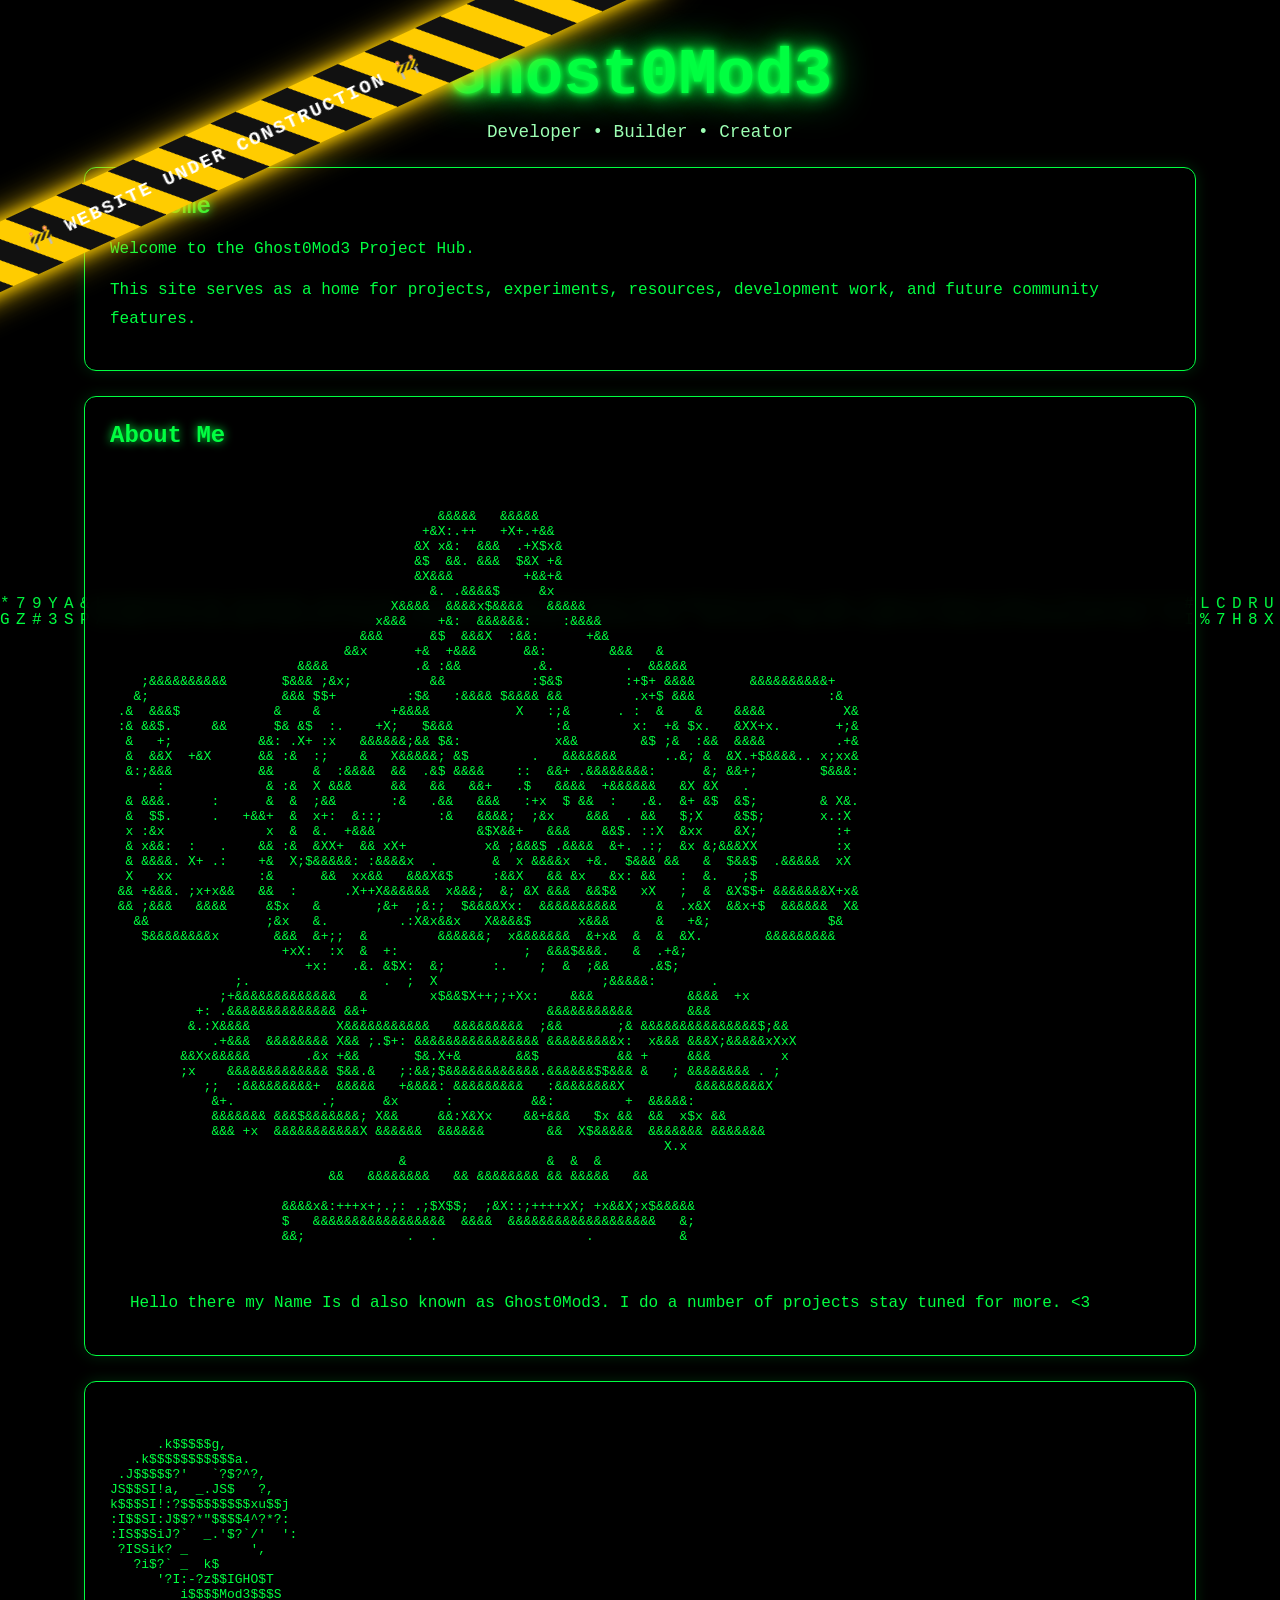
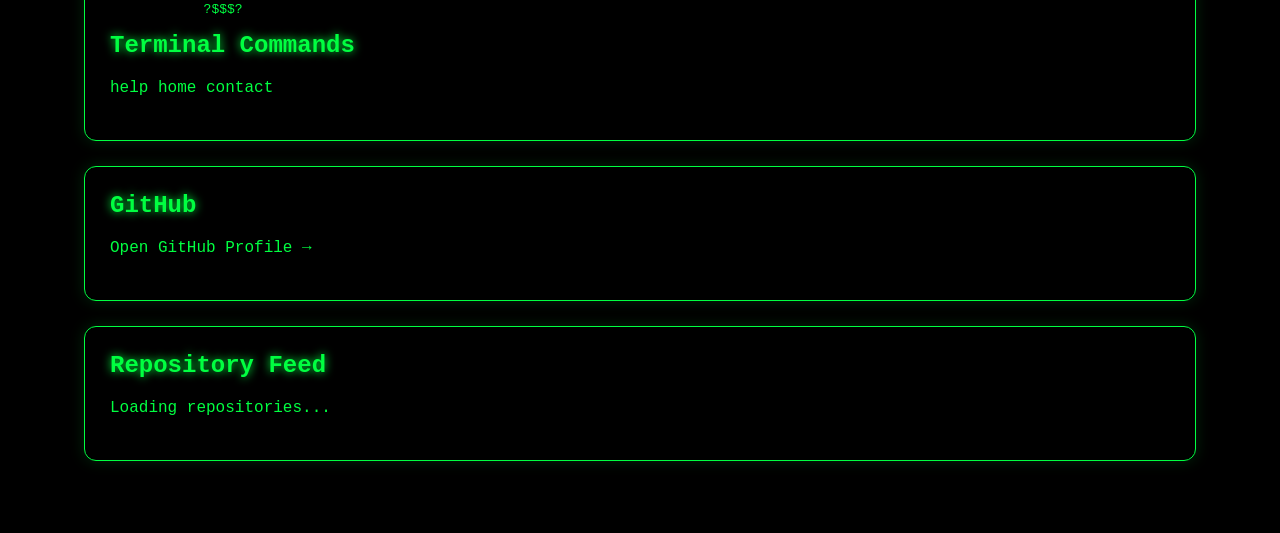
<file: index.html>
<!DOCTYPE html>
<html lang="en">
<head>
    <meta charset="UTF-8">
    <meta name="viewport" content="width=device-width, initial-scale=1.0">
    <title>Ghost0Mod3</title>

    <link rel="stylesheet" href="style.css">
</head>
<body>

    <canvas id="matrix"></canvas>

    <a href="terminal.html" id="terminal-entry">

        <div id="construction-banner">
            🚧 WEBSITE UNDER CONSTRUCTION 🚧
        </div>

    </a>

    <div class="container">

        <header>
            <h1>Ghost0Mod3</h1>
            <p>Developer • Builder • Creator</p>
        </header>

    
        <div class="content-box">

            <h2>Welcome</h2>

            <p>
                Welcome to the Ghost0Mod3 Project Hub.
            </p>

            <p>
                This site serves as a home for projects,
                experiments, resources, development work,
                and future community features.
            </p>

        </div>

        <div class="content-box">

            <h2>About Me</h2>
           
<div class="ascii-logo">
<pre> 
                
                                                                                                  
                                          &&&&&   &&&&&                                          
                                        +&X:.++   +X+.+&&                                        
                                       &X x&:  &&&  .+X$x&                                       
                                       &$  &&. &&&  $&X +&                                       
                                       &X&&&         +&&+&                                       
                                         &. .&&&&$     &x                                        
                                    X&&&&  &&&&x$&&&&   &&&&&                                    
                                  x&&&    +&:  &&&&&&:    :&&&&                                  
                                &&&      &$  &&&X  :&&:      +&&                                 
                              &&x      +&  +&&&      &&:        &&&   &                          
                        &&&&           .& :&&         .&.         .  &&&&&                       
    ;&&&&&&&&&&       $&&& ;&x;          &&           :$&$        :+$+ &&&&       &&&&&&&&&&+    
   &;                 &&& $$+         :$&   :&&&& $&&&& &&         .x+$ &&&                 :&   
 .&  &&&$            &    &         +&&&&           X   :;&      . :  &    &    &&&&          X& 
 :& &&$.     &&      $& &$  :.    +X;   $&&&             :&        x:  +& $x.   &XX+x.       +;& 
  &   +;           &&: .X+ :x   &&&&&&;&& $&:            x&&        &$ ;&  :&&  &&&&         .+& 
  &  &&X  +&X      && :&  :;    &   X&&&&&; &$        .   &&&&&&&      ..&; &  &X.+$&&&&.. x;xx& 
  &:;&&&           &&     &  :&&&&  &&  .&$ &&&&    ::  &&+ .&&&&&&&&:      &; &&+;        $&&&: 
      :             & :&  X &&&     &&   &&   &&+   .$   &&&&  +&&&&&&   &X &X   .               
  & &&&.     :      &  &  ;&&       :&   .&&   &&&   :+x  $ &&  :   .&.  &+ &$  &$;        & X&. 
  &  $$.     .   +&&+  &  x+:  &::;       :&   &&&&;  ;&x    &&&  . &&   $;X    &$$;       x.:X  
  x :&x             x  &  &.  +&&&             &$X&&+   &&&    &&$. ::X  &xx    &X;          :+  
  & x&&:  :   .    && :&  &XX+  && xX+          x& ;&&&$ .&&&&  &+. .:;  &x &;&&&XX          :x  
  & &&&&. X+ .:    +&  X;$&&&&&: :&&&&x  .       &  x &&&&x  +&.  $&&& &&   &  $&&$  .&&&&&  xX  
  X   xx           :&      &&  xx&&   &&&X&$     :&&X   && &x   &x: &&   :  &.   ;$              
 && +&&&. ;x+x&&   &&  :      .X++X&&&&&&  x&&&;  &; &X &&&  &&$&   xX   ;  &  &X$$+ &&&&&&&X+x& 
 && ;&&&   &&&&     &$x   &       ;&+  ;&:;  $&&&&Xx:  &&&&&&&&&&     &  .x&X  &&x+$  &&&&&&  X& 
   &&               ;&x   &.         .:X&x&&x   X&&&&$      x&&&      &   +&;               $&   
    $&&&&&&&&x       &&&  &+;;  &         &&&&&&;  x&&&&&&&  &+x&  &  &  &X.        &&&&&&&&&    
                      +xX:  :x  &  +:                ;  &&&$&&&.   &  .+&;                       
                         +x:   .&. &$X:  &;      :.    ;  &  ;&&     .&$;                        
                ;.                 .  ;  X                     ;&&&&&:       .                   
              ;+&&&&&&&&&&&&&   &        x$&&$X++;;+Xx:    &&&            &&&&  +x               
           +: .&&&&&&&&&&&&&& &&+                       &&&&&&&&&&&       &&&                    
          &.:X&&&&           X&&&&&&&&&&&   &&&&&&&&&  ;&&       ;& &&&&&&&&&&&&&&&$;&&          
             .+&&&  &&&&&&&& X&& ;.$+: &&&&&&&&&&&&&&&& &&&&&&&&&x:  x&&& &&&X;&&&&&xXxX         
         &&Xx&&&&&       .&x +&&       $&.X+&       &&$          && +     &&&         x          
         ;x    &&&&&&&&&&&&& $&&.&   ;:&&;$&&&&&&&&&&&&.&&&&&&$$&&& &   ; &&&&&&&& . ;           
            ;;  :&&&&&&&&&+  &&&&&   +&&&&: &&&&&&&&&   :&&&&&&&&X         &&&&&&&&&X            
             &+.           .;      &x      :          &&:         +  &&&&&:                      
             &&&&&&& &&&$&&&&&&&; X&&     &&:X&Xx    &&+&&&   $x &&  &&  x$x &&                  
             &&& +x  &&&&&&&&&&&X &&&&&&  &&&&&&        &&  X$&&&&&  &&&&&&& &&&&&&&             
                                                                       X.x                       
                                     &                  &  &  &                                  
                            &&   &&&&&&&&   && &&&&&&&& && &&&&&   &&                            
                                                                                                 
                      &&&&x&:+++x+;.;: .;$X$$;  ;&X::;++++xX; +x&&X;x$&&&&&                      
                      $   &&&&&&&&&&&&&&&&&  &&&&  &&&&&&&&&&&&&&&&&&&   &;                      
                      &&;             .  .                   .           &                       
                                                                                                 
                                                                                                 
                                                                                                 
</pre>
</div>                                                             
                                                                                                       
                                                                                                       
            <ul>
                  <p>
                Hello there my Name Is d also known as Ghost0Mod3.
                I do a number of projects stay tuned for more. <3
            </p>
            </ul>

        </div>

        <div class="content-box">
<div class="ascii-logo">
<pre> 
                
      .k$$$$$g,
   .k$$$$$$$$$$$a.
 .J$$$$$?'   `?$?^?,
JS$$SI!a,  _.JS$   ?,
k$$$SI!:?$$$$$$$$$xu$$j
:I$$SI:J$$?*"$$$$4^?*?:
:IS$$SiJ?`  _.'$?`/'  ':
 ?ISSik? _        ',
   ?i$?` _  k$      
      '?I:-?z$$IGHO$T
         i$$$$Mod3$$$S
            ?$$$?

</pre>
</div>
            <h2>Terminal Commands</h2>

            <p>
                help
                home
                contact
            </p>

            <p>
         

        </div>

        <div class="content-box">

            <h2>GitHub</h2>

            <p>

                <a href="https://github.com/Ghost0Mod3"
                   target="_blank"
                   rel="noopener noreferrer">

                    Open GitHub Profile →

                </a>

            </p>

        </div>

        <div class="content-box">

            <h2>Repository Feed</h2>

            <div id="repo-container">

                <p>
                    Loading repositories...
                </p>

            </div>

        </div>

    </div>

    <script src="matrix.js"></script>

</body>
</html>
</file>
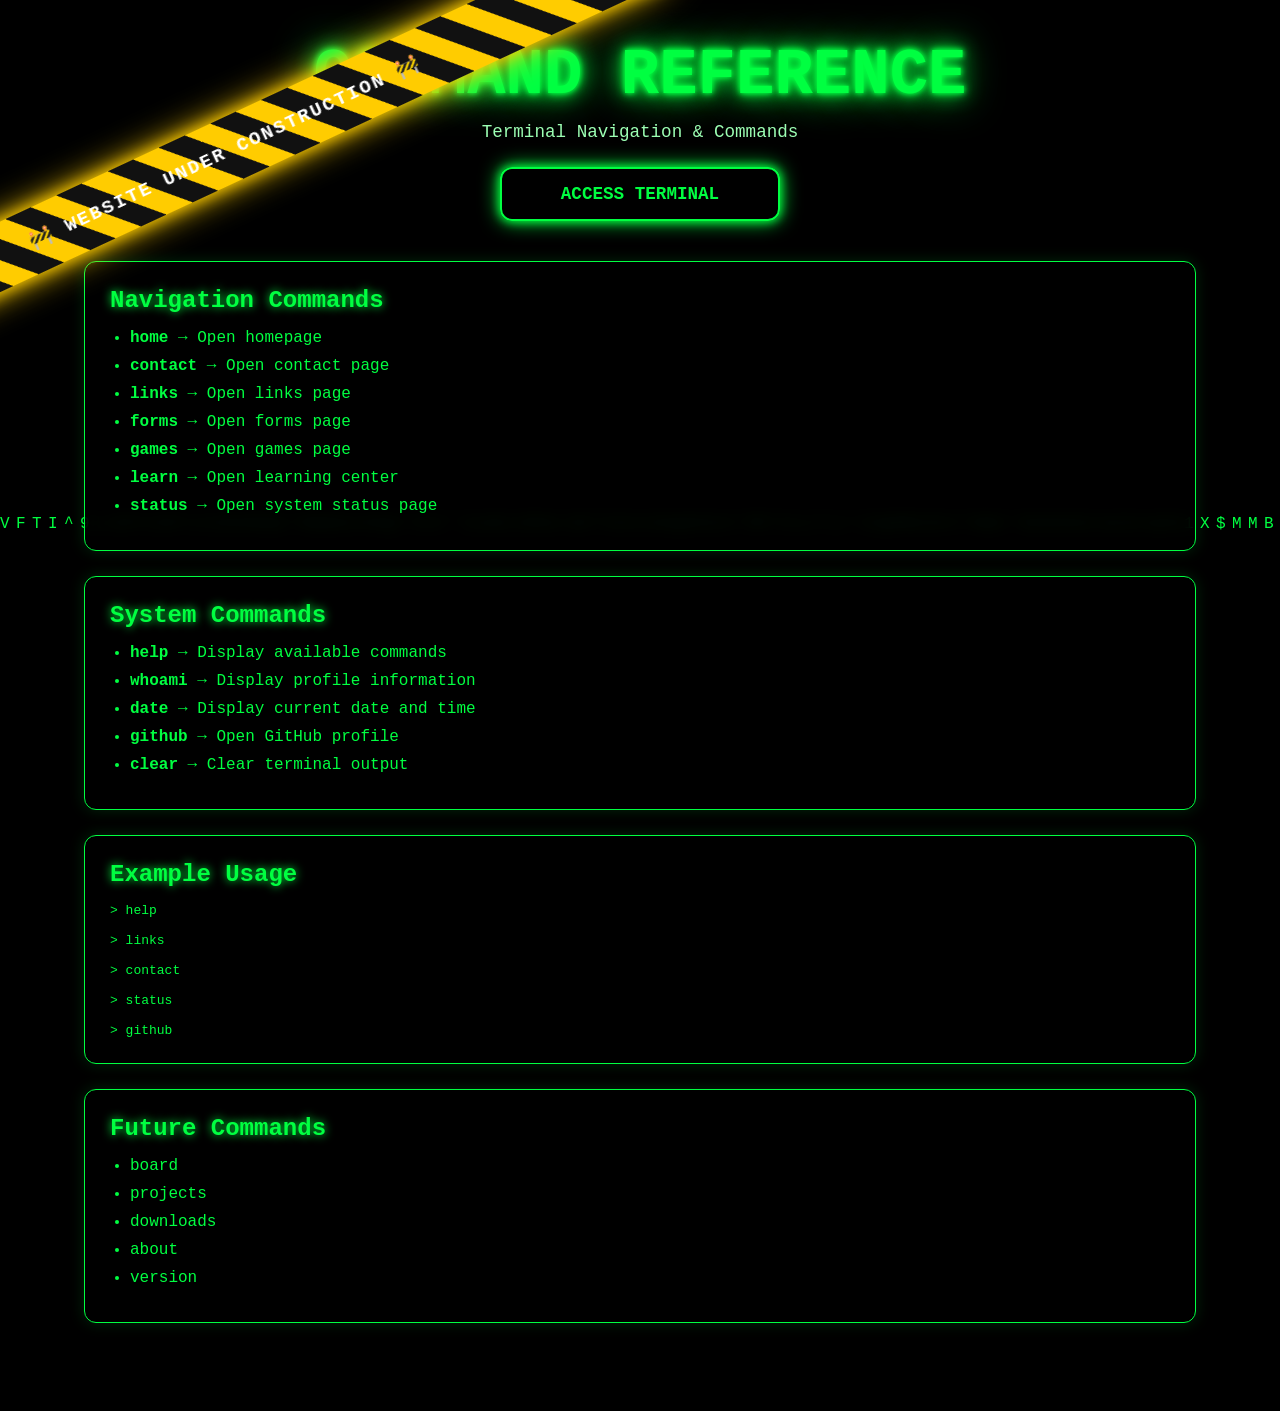
<file: commands.html>
<!DOCTYPE html>
<html lang="en">
<head>
    <meta charset="UTF-8">
    <meta name="viewport" content="width=device-width, initial-scale=1.0">
    <title>Command Reference | Ghost0Mod3</title>

    <link rel="stylesheet" href="style.css">
</head>
<body>

    <canvas id="matrix"></canvas>

    <a href="terminal.html" id="terminal-entry">

        <div id="construction-banner">
            🚧 WEBSITE UNDER CONSTRUCTION 🚧
        </div>

    </a>

    <div class="container">

        <header>
            <h1>COMMAND REFERENCE</h1>
            <p>Terminal Navigation & Commands</p>
        </header>

        <nav class="main-nav">

            <a href="terminal.html">
                ACCESS TERMINAL
            </a>

        </nav>

        <div class="content-box">

            <h2>Navigation Commands</h2>

            <ul>
                <li><strong>home</strong> → Open homepage</li>
                <li><strong>contact</strong> → Open contact page</li>
                <li><strong>links</strong> → Open links page</li>
                <li><strong>forms</strong> → Open forms page</li>
                <li><strong>games</strong> → Open games page</li>
                <li><strong>learn</strong> → Open learning center</li>
                <li><strong>status</strong> → Open system status page</li>
            </ul>

        </div>

        <div class="content-box">

            <h2>System Commands</h2>

            <ul>
                <li><strong>help</strong> → Display available commands</li>
                <li><strong>whoami</strong> → Display profile information</li>
                <li><strong>date</strong> → Display current date and time</li>
                <li><strong>github</strong> → Open GitHub profile</li>
                <li><strong>clear</strong> → Clear terminal output</li>
            </ul>

        </div>

        <div class="content-box">

            <h2>Example Usage</h2>

<pre>
> help

> links

> contact

> status

> github
</pre>

        </div>

        <div class="content-box">

            <h2>Future Commands</h2>

            <ul>
                <li>board</li>
                <li>projects</li>
                <li>downloads</li>
                <li>about</li>
                <li>version</li>
            </ul>

        </div>

    </div>

    <script src="matrix.js"></script>

</body>
</html>
</file>
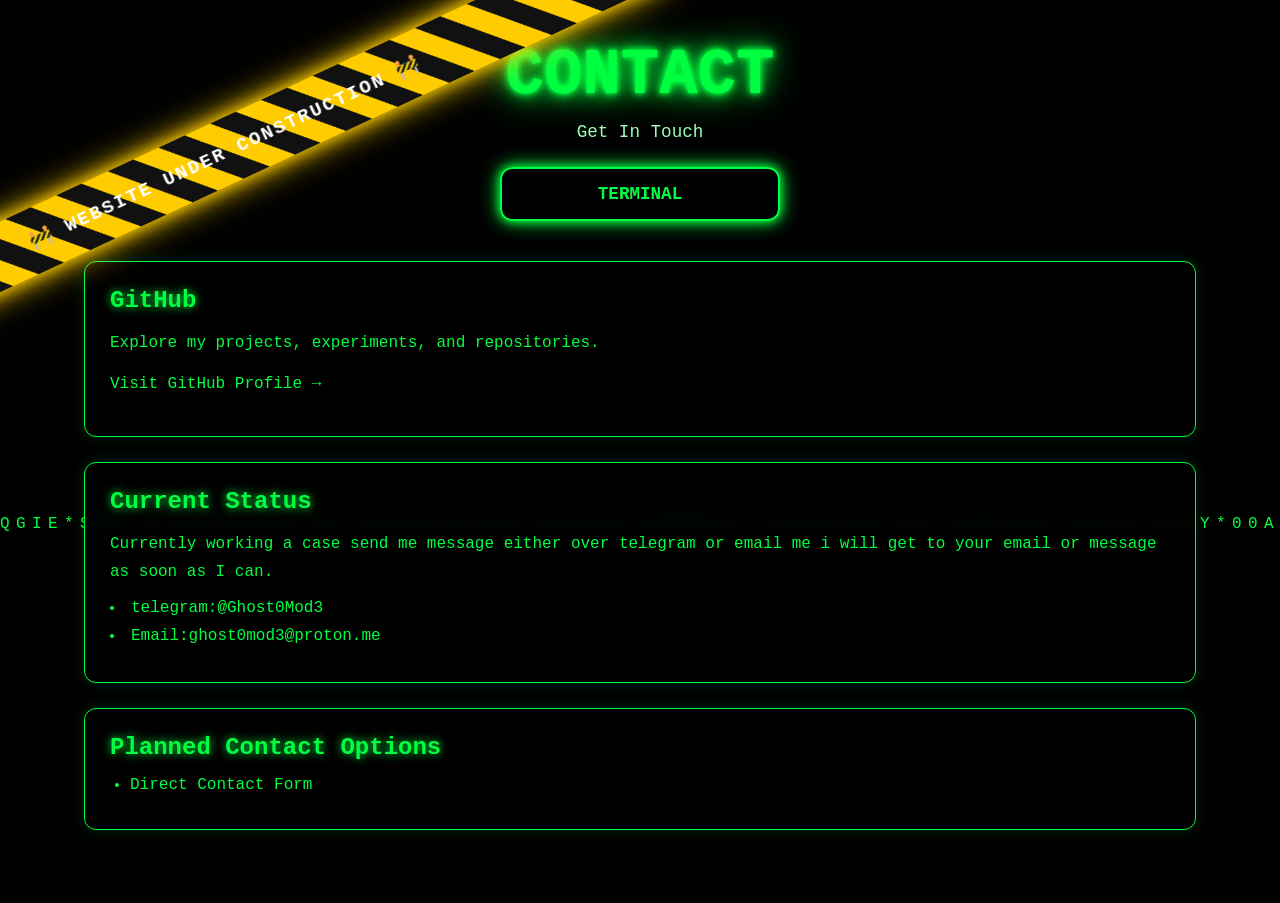
<file: contact.html>
<!DOCTYPE html>
<html lang="en">
<head>
    <meta charset="UTF-8">
    <meta name="viewport" content="width=device-width, initial-scale=1.0">
    <title>Contact | Ghost0Mod3</title>

    <link rel="stylesheet" href="style.css">
</head>
<body>

    <canvas id="matrix"></canvas>

    <div id="construction-banner">
        🚧 WEBSITE UNDER CONSTRUCTION 🚧
    </div>

    <div class="container">

        <header>
            <h1>CONTACT</h1>
            <p>Get In Touch</p>
        </header>

        <nav class="main-nav">
            
            <a href="terminal.html">TERMINAL</a>
            
        </nav>

        <div class="content-box">

            <h2>GitHub</h2>

            <p>
                Explore my projects, experiments, and repositories.
            </p>

            <p>
                <a href="https://github.com/Ghost0Mod3"
                   target="_blank"
                   rel="noopener noreferrer">

                    Visit GitHub Profile →

                </a>
            </p>

        </div>

        <div class="content-box">

            <h2>Current Status</h2>

            <p>
                Currently working a case send me message either over telegram 
                or email me i will get to your email or message as soon as I can.
            </p>

            <li>telegram:@Ghost0Mod3</li>
            <li>Email:ghost0mod3@proton.me</li>
                
                
            </p>
        
        </div>

        <div class="content-box">

            <h2>Planned Contact Options</h2>

            <ul>
                <li>Direct Contact Form</li>
            </ul>

        </div>

    </div>

    <script src="matrix.js"></script>

</body>
</html>
</file>
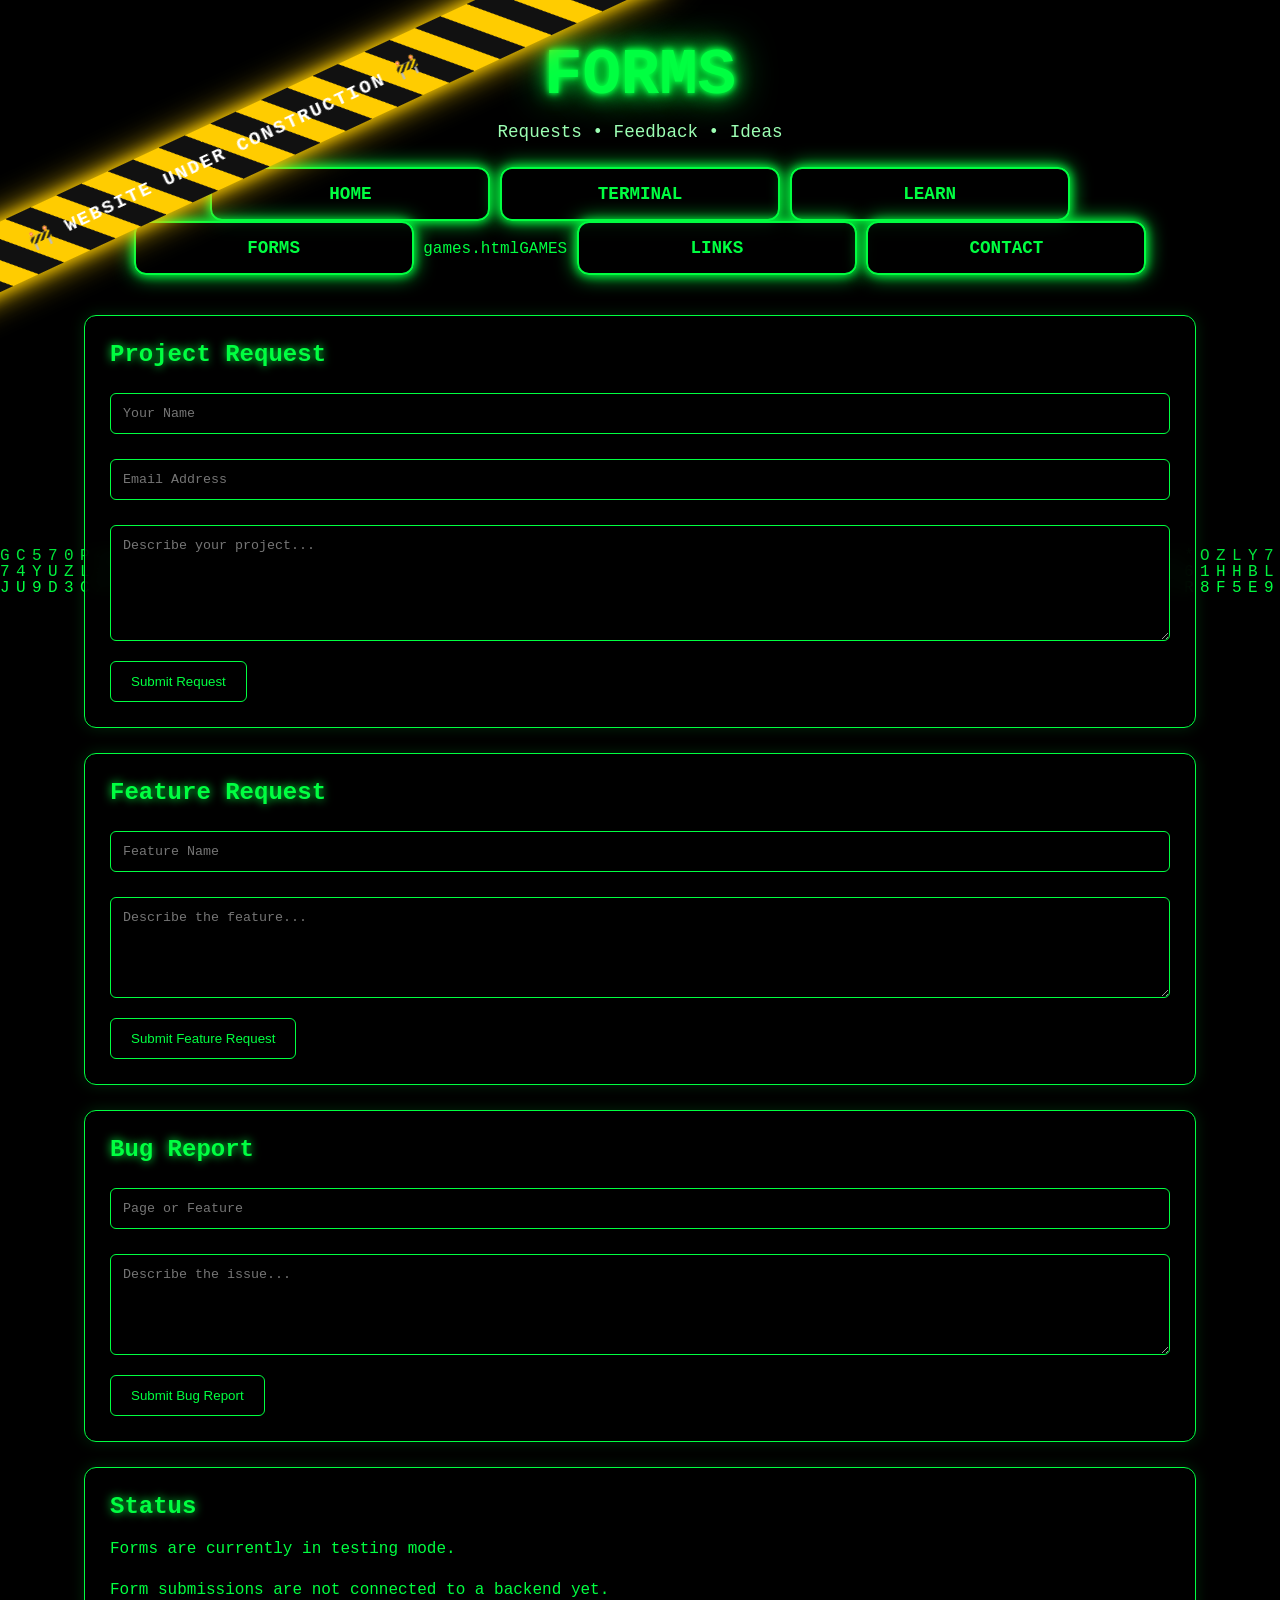
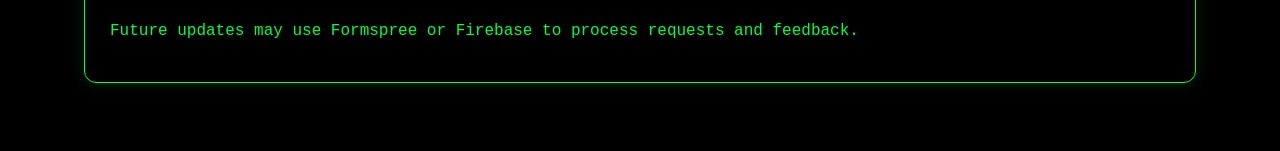
<file: forms.html>
<!DOCTYPE html>
<html lang="en">
<head>
    <meta charset="UTF-8">
    <meta name="viewport" content="width=device-width, initial-scale=1.0">
    <title>Forms | Ghost0Mod3</title>

    <link rel="stylesheet" href="style.css">
</head>
<body>

    <canvas id="matrix"></canvas>

    <div id="construction-banner">
        🚧 WEBSITE UNDER CONSTRUCTION 🚧
    </div>

    <div class="container">

        <header>
            <h1>FORMS</h1>
            <p>Requests • Feedback • Ideas</p>
        </header>

        <nav class="main-nav">

            <a href="index.html">HOME</a>

            <a href="terminal.html">TERMINAL</a>

            <a href="learn.html">LEARN</a>

            <a href="forms.html">FORMS</a>

            games.htmlGAMES</a>

            <a href="links.html">LINKS</a>

            <a href="contact.html">CONTACT</a>

        </nav>

        <div class="content-box">

            <h2>Project Request</h2>

            <form>

                <input
                    type="text"
                    placeholder="Your Name"
                    required
                >

                <input
                    type="email"
                    placeholder="Email Address"
                    required
                >

                <textarea
                    rows="6"
                    placeholder="Describe your project..."
                    required
                ></textarea>

                <button type="submit">
                    Submit Request
                </button>

            </form>

        </div>

        <div class="content-box">

            <h2>Feature Request</h2>

            <form>

                <input
                    type="text"
                    placeholder="Feature Name"
                    required
                >

                <textarea
                    rows="5"
                    placeholder="Describe the feature..."
                    required
                ></textarea>

                <button type="submit">
                    Submit Feature Request
                </button>

            </form>

        </div>

        <div class="content-box">

            <h2>Bug Report</h2>

            <form>

                <input
                    type="text"
                    placeholder="Page or Feature"
                    required
                >

                <textarea
                    rows="5"
                    placeholder="Describe the issue..."
                    required
                ></textarea>

                <button type="submit">
                    Submit Bug Report
                </button>

            </form>

        </div>

        <div class="content-box">

            <h2>Status</h2>

            <p>
                Forms are currently in testing mode.
            </p>

            <p>
                Form submissions are not connected to a backend yet.
            </p>

            <p>
                Future updates may use Formspree or Firebase to
                process requests and feedback.
            </p>

        </div>

    </div>

    <script src="matrix.js"></script>

</body>
</html>
</file>
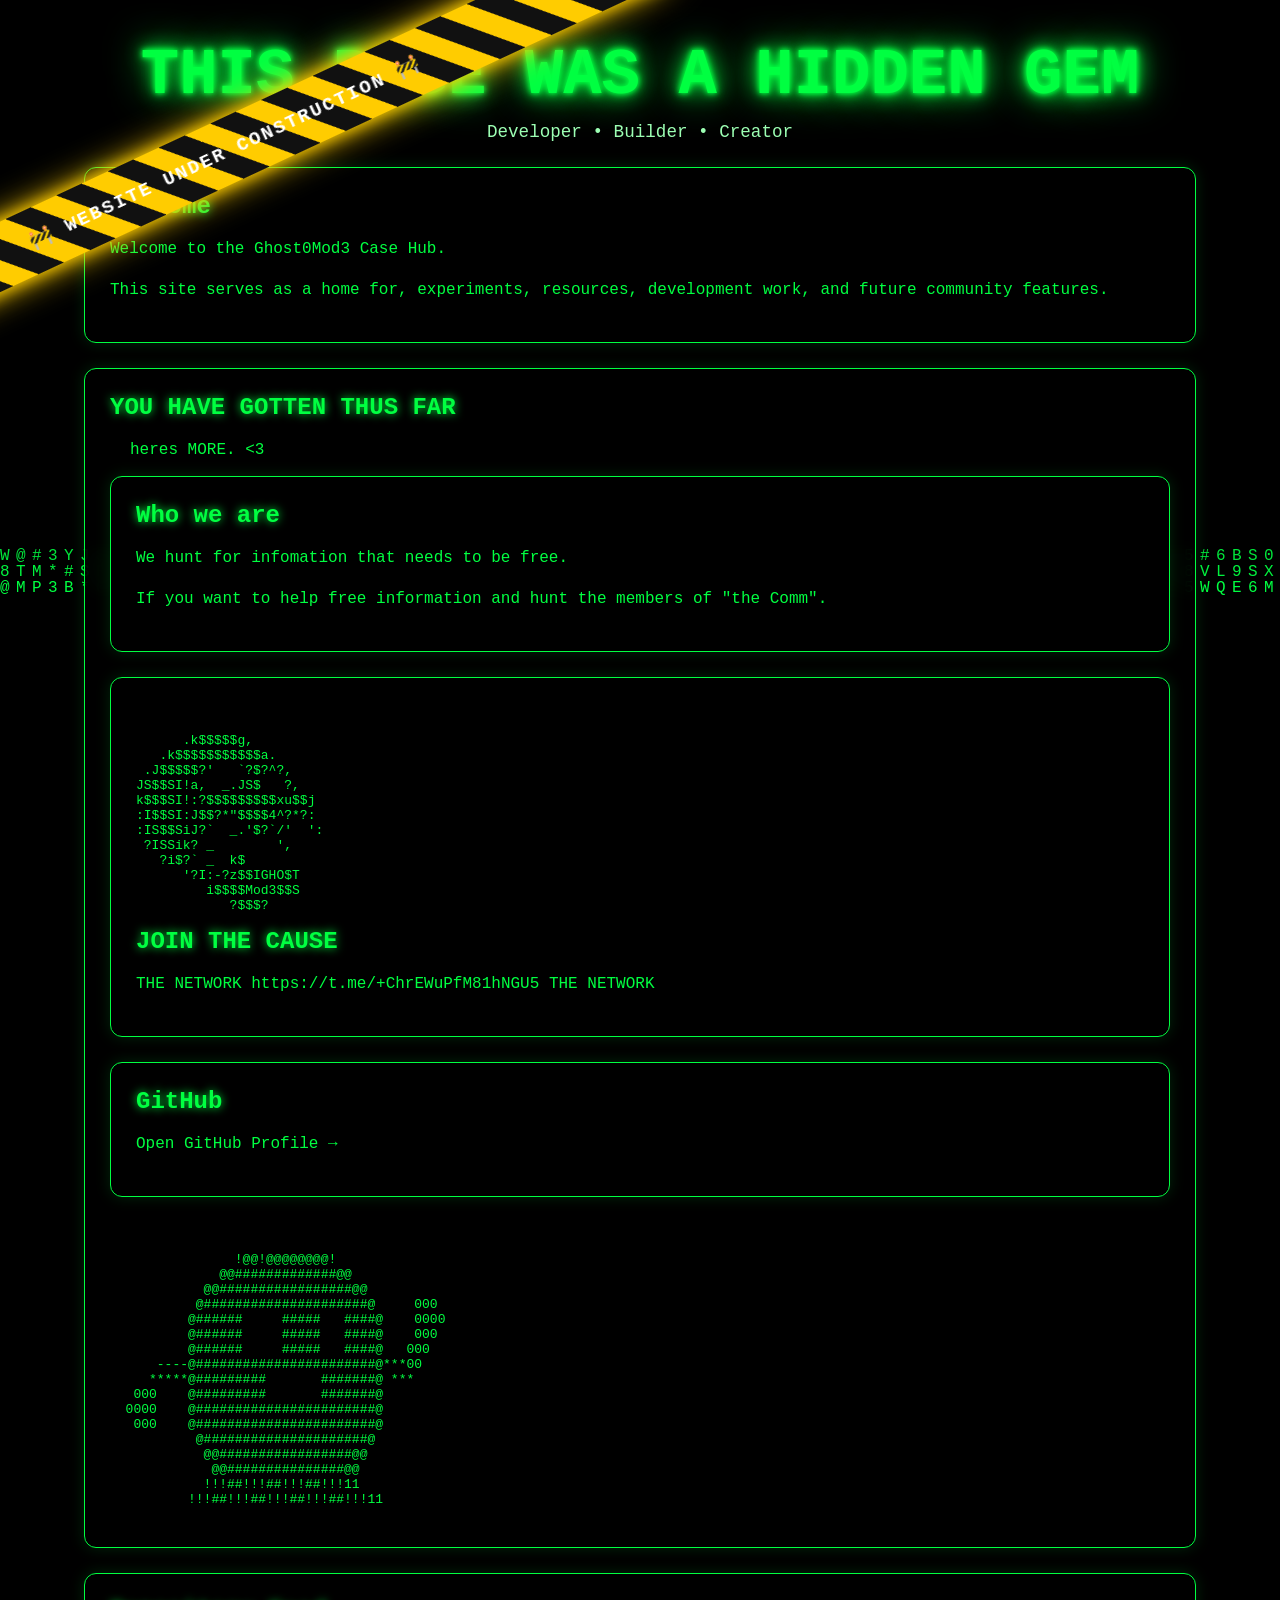
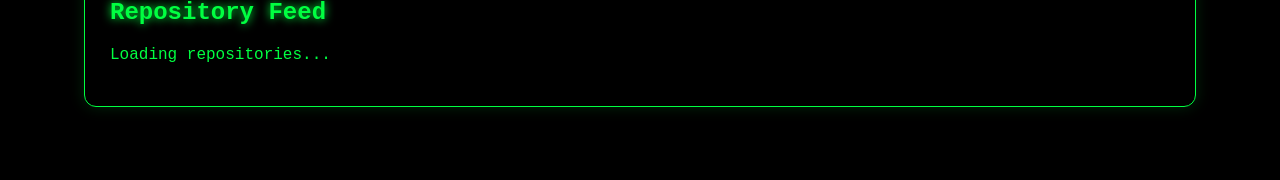
<file: games.html>
<!DOCTYPE html>
<html lang="en">
<head>
    <meta charset="UTF-8">
    <meta name="viewport" content="width=device-width, initial-scale=1.0">
    <title>Ghost0Mod3</title>

    <link rel="stylesheet" href="style.css">
</head>
<body>

    <canvas id="matrix"></canvas>

    <a href="terminal.html" id="terminal-entry">

        <div id="construction-banner">
            🚧 WEBSITE UNDER CONSTRUCTION 🚧
        </div>

    </a>

    <div class="container">

        <header>
            <h1>THIS PAGE WAS A HIDDEN GEM</h1>       
            <p>Developer • Builder • Creator</p>
        </header>

    
        <div class="content-box">

            <h2>Welcome</h2>

            <p>
                Welcome to the Ghost0Mod3 Case Hub.
            </p>

            <p>
                This site serves as a home for,
                experiments, resources, development work,
                and future community features.
            </p>

        </div>

        <div class="content-box">
<div class="ascii-logo">

            <h2>YOU HAVE GOTTEN THUS FAR</h2>

            <ul>
                  <p>
                heres MORE. <3
            </p>
            </ul>

        </div>
             <div class="content-box">

            <h2>Who we are</h2>

            <p>
                We hunt for infomation that needs to be free.
            </p>

            <p>
                If you want to help free information and hunt the members of "the Comm".
            </p>

        </div>

        <div class="content-box">
<div class="ascii-logo">
<pre> 
                
      .k$$$$$g,
   .k$$$$$$$$$$$a.
 .J$$$$$?'   `?$?^?,
JS$$SI!a,  _.JS$   ?,
k$$$SI!:?$$$$$$$$$xu$$j
:I$$SI:J$$?*"$$$$4^?*?:
:IS$$SiJ?`  _.'$?`/'  ':
 ?ISSik? _        ',
   ?i$?` _  k$      
      '?I:-?z$$IGHO$T
         i$$$$Mod3$$S
            ?$$$?

</pre>
</div>
            <h2>JOIN THE CAUSE</h2>

            <p>
                <L>THE NETWORK</L>
              <L>https://t.me/+ChrEWuPfM81hNGU5</L>   
                <L>THE NETWORK</L>
                
                
            </p>

            <p>
         

        </div>

        <div class="content-box">

            <h2>GitHub</h2>

            <p>

                <a href="https://github.com/Ghost0Mod3"
                   target="_blank"
                   rel="noopener noreferrer">

                    Open GitHub Profile →

                </a>

            </p>

        </div>
          <pre> 
                
                !@@!@@@@@@@@!
              @@#############@@
            @@#################@@
           @#####################@     000
          @######     #####   ####@    0000
          @######     #####   ####@    000
          @######     #####   ####@   000
      ----@#######################@***00
     *****@#########       #######@ ***
   000    @#########       #######@
  0000    @#######################@
   000    @#######################@
           @#####################@
            @@#################@@
             @@###############@@
            !!!##!!!##!!!##!!!11
          !!!##!!!##!!!##!!!##!!!11

</pre>
</div>

        <div class="content-box">

            <h2>Repository Feed</h2>

            <div id="repo-container">

                <p>
                    Loading repositories...
                </p>

            </div>

        </div>

    </div>

    <script src="matrix.js"></script>

</body>
</html>
</file>
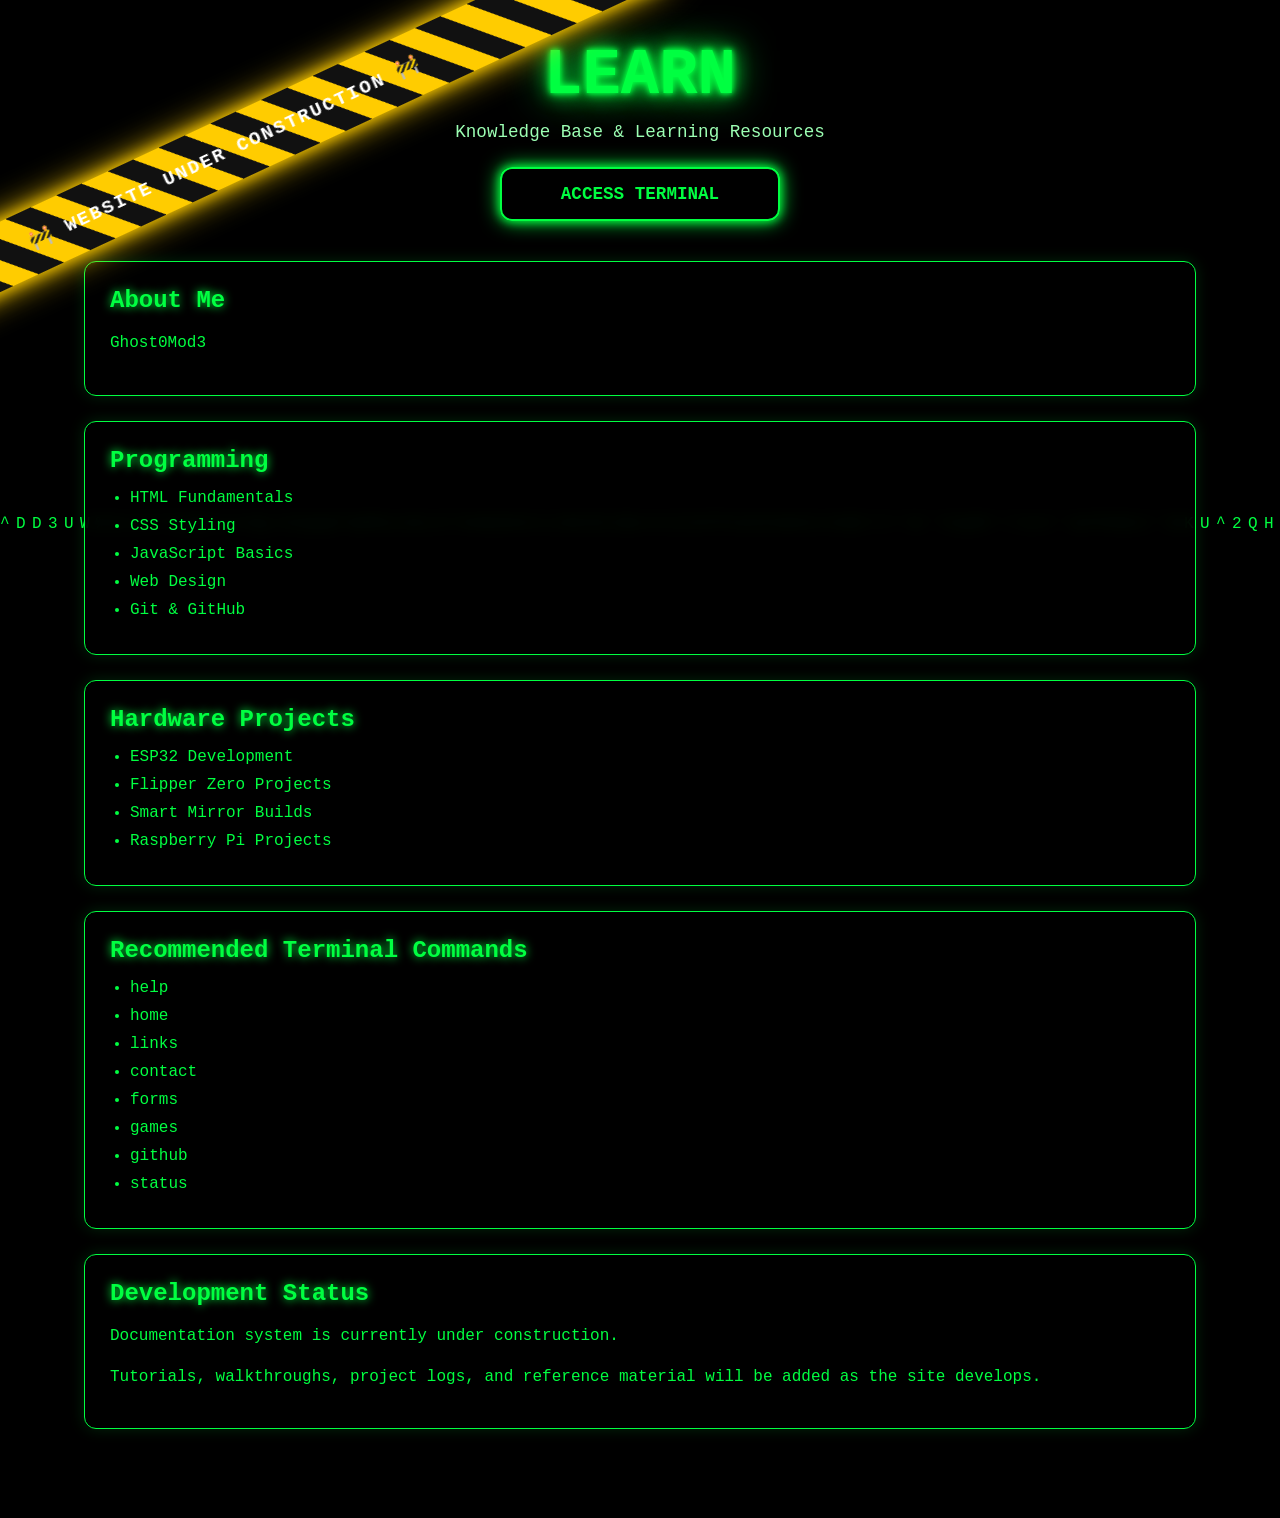
<file: learn.html>
<!DOCTYPE html>
<html lang="en">
<head>
    <meta charset="UTF-8">
    <meta name="viewport" content="width=device-width, initial-scale=1.0">
    <title>Learn | Ghost0Mod3</title>

    <link rel="stylesheet" href="style.css">
</head>
<body>

    <canvas id="matrix"></canvas>

    <div id="construction-banner">
        🚧 WEBSITE UNDER CONSTRUCTION 🚧
    </div>

    <div class="container">

        <header>
            <h1>LEARN</h1>
            <p>Knowledge Base & Learning Resources</p>
        </header>

        <nav class="main-nav">

            <a href="terminal.html">
                ACCESS TERMINAL
            </a>

        </nav>

        <div class="content-box">

            <h2>About Me</h2>

            <p>
               
<h>Ghost0Mod3</h>
   

        </div>

        <div class="content-box">

            <h2>Programming</h2>

            <ul>
                <li>HTML Fundamentals</li>
                <li>CSS Styling</li>
                <li>JavaScript Basics</li>
                <li>Web Design</li>
                <li>Git & GitHub</li>
            </ul>

        </div>

        <div class="content-box">

            <h2>Hardware Projects</h2>

            <ul>
                <li>ESP32 Development</li>
                <li>Flipper Zero Projects</li>
                <li>Smart Mirror Builds</li>
                <li>Raspberry Pi Projects</li>
            </ul>

        </div>

        <div class="content-box">

            <h2>Recommended Terminal Commands</h2>

            <ul>
                <li>help</li>
                <li>home</li>
                <li>links</li>
                <li>contact</li>
                <li>forms</li>
                <li>games</li>
                <li>github</li>
                <li>status</li>
            </ul>

        </div>

        <div class="content-box">

            <h2>Development Status</h2>

            <p>
                Documentation system is currently under construction.
            </p>

            <p>
                Tutorials, walkthroughs, project logs, and reference
                material will be added as the site develops.
            </p>

        </div>

    </div>

    <script src="matrix.js"></script>

</body>
</html>
</file>
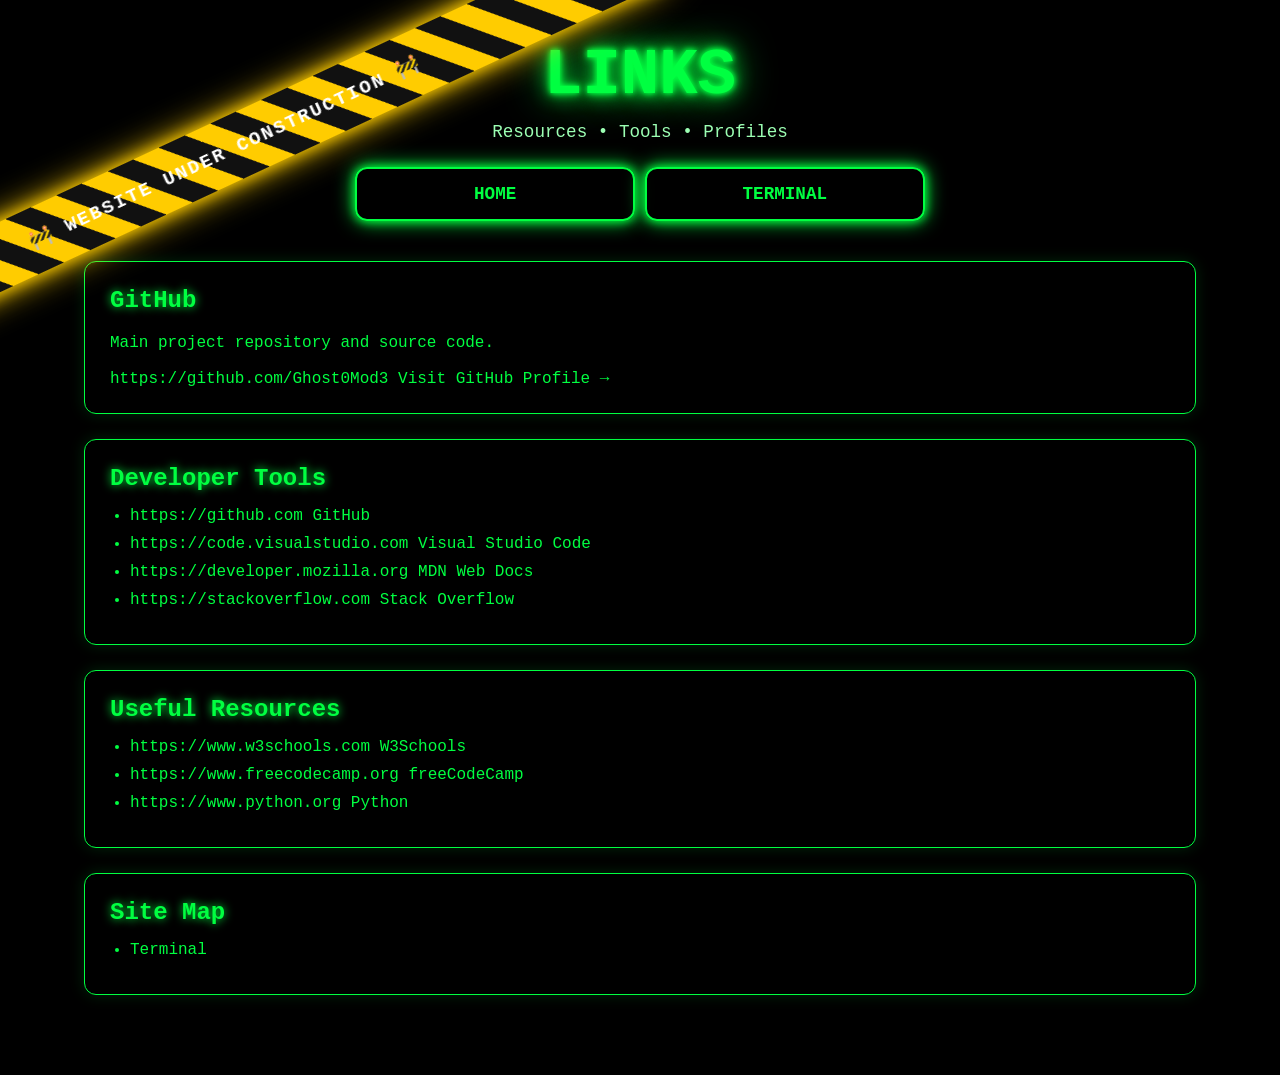
<file: links.html>
<!DOCTYPE html>
<html lang="en">
<head>
    <meta charset="UTF-8">
    <meta name="viewport" content="width=device-width, initial-scale=1.0">
    <title>Links | Ghost0Mod3</title>

    <link rel="stylesheet" href="style.css">
</head>
<body>

    <canvas id="matrix"></canvas>

    <div id="construction-banner">
        🚧 WEBSITE UNDER CONSTRUCTION 🚧
    </div>

    <div class="container">

        <header>
            <h1>LINKS</h1>
            <p>Resources • Tools • Profiles</p>
        </header>

        <nav class="main-nav">

            <a href="index.html">HOME</a>
            <a href="terminal.html">TERMINAL</a>
    
        </nav>

        <div class="content-box">

            <h2>GitHub</h2>

            <p>
                Main project repository and source code.
            </p>

            https://github.com/Ghost0Mod3
                Visit GitHub Profile →
            </a>

        </div>

        <div class="content-box">

            <h2>Developer Tools</h2>

            <ul>

                <li>
                    https://github.com
                        GitHub
                    </a>
                </li>

                <li>
                    https://code.visualstudio.com
                        Visual Studio Code
                    </a>
                </li>

                <li>
                    https://developer.mozilla.org
                        MDN Web Docs
                    </a>
                </li>

                <li>
                    https://stackoverflow.com
                        Stack Overflow
                    </a>
                </li>

            </ul>

        </div>

        <div class="content-box">

            <h2>Useful Resources</h2>

            <ul>

                <li>
                    https://www.w3schools.com
                        W3Schools
                    </a>
                </li>

                <li>
                    https://www.freecodecamp.org
                        freeCodeCamp
                    </a>
                </li>

                <li>
                    https://www.python.org
                        Python
                    </a>
                </li>

            </ul>

        </div>

        <div class="content-box">

            <h2>Site Map</h2>

            <ul>
                <li><a href="terminal.html">Terminal</a></li>
                
            </ul>

        </div>

    </div>

    <script src="matrix.js"></script>

</body>
</html>
</file>
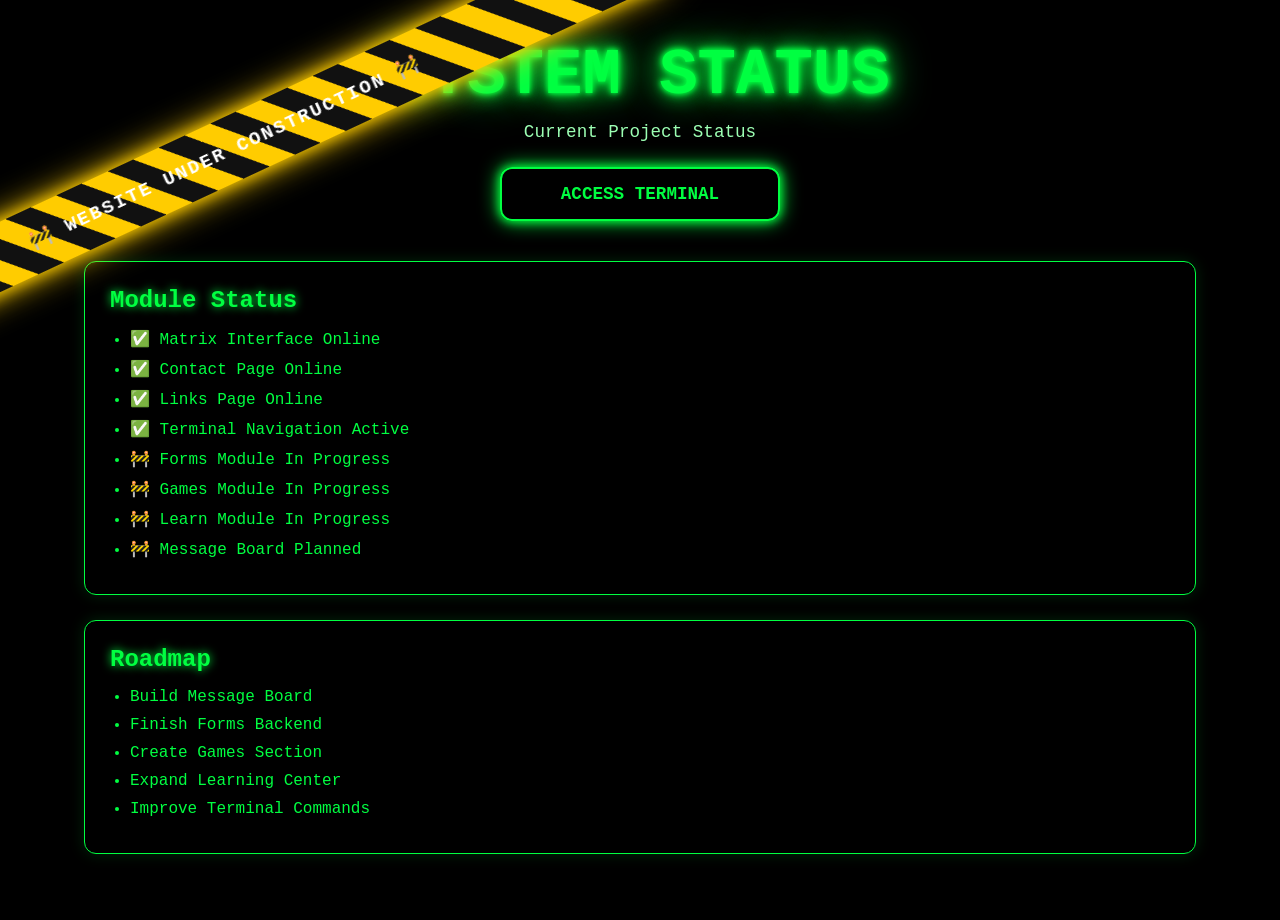
<file: status.html>
<!DOCTYPE html>
<html lang="en">
<head>
    <meta charset="UTF-8">
    <meta name="viewport" content="width=device-width, initial-scale=1.0">
    <title>System Status | Ghost0Mod3</title>

    <link rel="stylesheet" href="style.css">
</head>
<body>

    <canvas id="matrix"></canvas>

    <a href="terminal.html" id="terminal-entry">

        <div id="construction-banner">
            🚧 WEBSITE UNDER CONSTRUCTION 🚧
        </div>

    </a>

    <div class="container">

        <header>
            <h1>SYSTEM STATUS</h1>
            <p>Current Project Status</p>
        </header>

        <nav class="main-nav">

            <a href="terminal.html">
                ACCESS TERMINAL
            </a>

        </nav>

        <div class="content-box">

            <h2>Module Status</h2>

            <ul>
                <li>✅ Matrix Interface Online</li>
                <li>✅ Contact Page Online</li>
                <li>✅ Links Page Online</li>
                <li>✅ Terminal Navigation Active</li>
                <li>🚧 Forms Module In Progress</li>
                <li>🚧 Games Module In Progress</li>
                <li>🚧 Learn Module In Progress</li>
                <li>🚧 Message Board Planned</li>
            </ul>

        </div>

        <div class="content-box">

            <h2>Roadmap</h2>

            <ul>
                <li>Build Message Board</li>
                <li>Finish Forms Backend</li>
                <li>Create Games Section</li>
                <li>Expand Learning Center</li>
                <li>Improve Terminal Commands</li>
            </ul>

        </div>

    </div>

    <script src="matrix.js"></script>

</body>
</html>
</file>
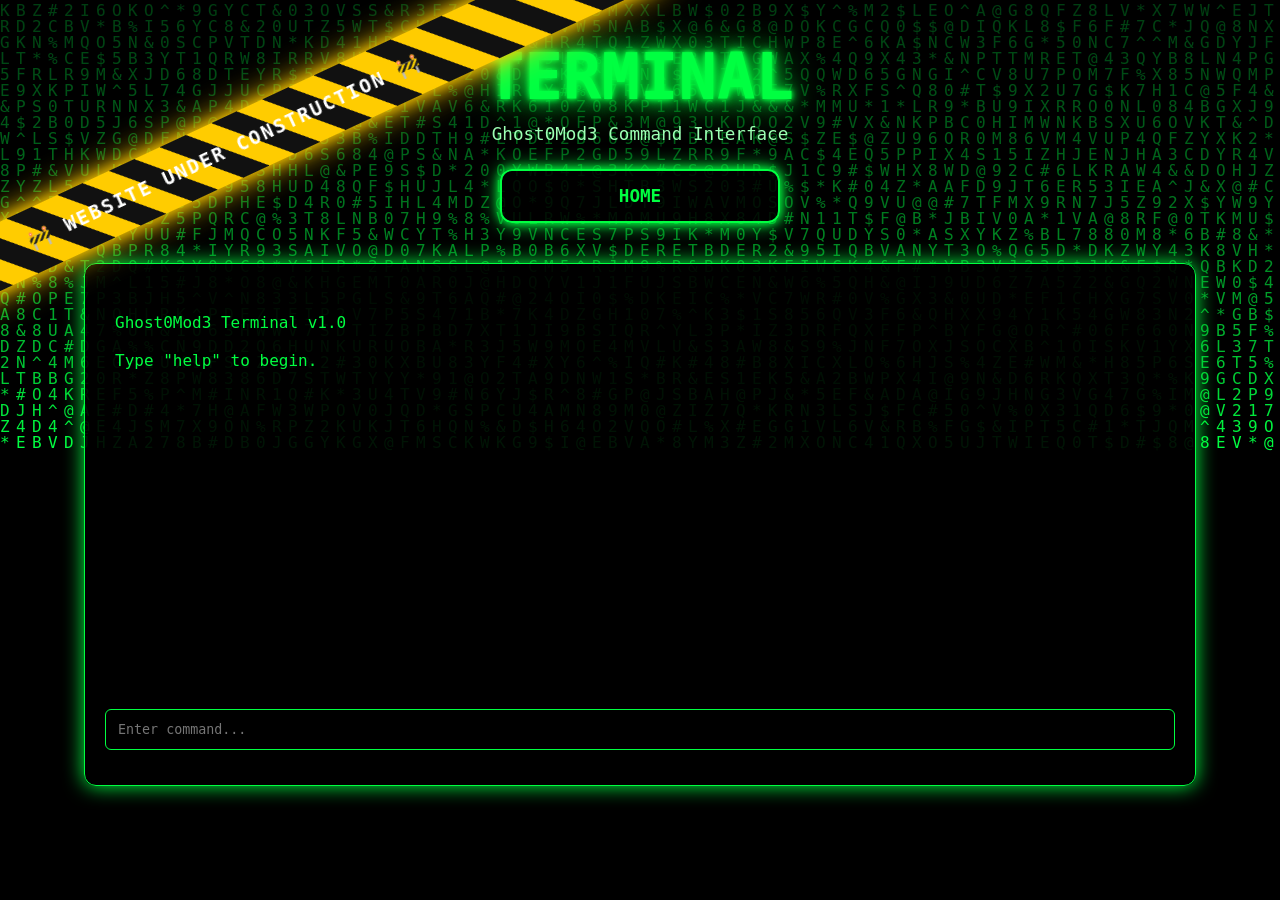
<file: terminal.html>
<!DOCTYPE html>
<html lang="en">
<head>
    <meta charset="UTF-8">
    <meta name="viewport" content="width=device-width, initial-scale=1.0">
    <title>Terminal | Ghost0Mod3</title>

    <link rel="stylesheet" href="style.css">
</head>
<body>

    <canvas id="matrix"></canvas>

    <div id="construction-banner">
        🚧 WEBSITE UNDER CONSTRUCTION 🚧
    </div>

    <div class="container">

        <header>
            <h1>TERMINAL</h1>
            <p>Ghost0Mod3 Command Interface</p>
        </header>

        <nav class="main-nav">

            <a href="index.html">HOME</a>
            
            
        </nav>

        <div class="terminal">

            <div id="output">
Ghost0Mod3 Terminal v1.0

Type "help" to begin.

            </div>

            <input
                id="terminal-input"
                type="text"
                placeholder="Enter command..."
                autocomplete="off"
            >

        </div>

    </div>

    <script>

    const input =
        document.getElementById("terminal-input");

    const output =
        document.getElementById("output");

    input.addEventListener("keydown", function(e){

        if(e.key !== "Enter") return;

        const cmd =
            input.value.trim().toLowerCase();

        let response = "";

        switch(cmd){

            case "help":

                response =
`Available Commands

help
home
contact
links
redteam
learn
github
clear`;

                break;

            case "home":

                window.location =
                    "index.html";
                return;

            case "contact":

                window.location =
                    "contact.html";
                return;

            case "redteam":

                window.location =
                    "games.html";
                return;

            case "learn":

                window.location =
                    "learn.html";
                return;

            case "links":

                window.location =
                    "links.html";
                return;

            case "github":

                response =
                    "GitHub Profile: github.com/Ghost0Mod3";
                break;

            case "clear":

                output.textContent =
                    "Ghost0Mod3 Terminal v1.0\n";

                input.value = "";

                return;

            default:

                response =
                    `'${cmd}' is not a recognized command.`;
        }

        output.textContent +=

`\n\n> ${cmd}

${response}`;

        output.scrollTop =
            output.scrollHeight;

        input.value = "";

    });

    </script>

    <script src="matrix.js"></script>

</body>
</html>
</file>
<file: style.css>
/* ==========================
   GLOBAL
========================== */

*{
    margin:0;
    padding:0;
    box-sizing:border-box;
}

body{
    background:#000;
    color:#00ff41;
    font-family:Consolas, monospace;
    overflow-x:hidden;
}

/* ==========================
   MATRIX BACKGROUND
========================== */

#matrix{
    position:fixed;
    top:0;
    left:0;

    width:100%;
    height:100%;

    z-index:-1;
}

/* ==========================
   MAIN CONTAINER
========================== */

.container{
    position:relative;
    z-index:1;

    width:90%;
    max-width:1400px;

    margin:auto;

    padding:40px 20px;
}

/* ==========================
   HEADER
========================== */

header{
    text-align:center;
    margin-bottom:25px;
}

header h1{
    font-size:4rem;

    text-shadow:
        0 0 5px #00ff41,
        0 0 10px #00ff41,
        0 0 20px #00ff41,
        0 0 40px #00ff41;
}

header p{
    margin-top:10px;
    font-size:1.1rem;
    color:#9cffb3;
}

/* ==========================
   TERMINAL ACCESS BUTTON
========================== */

.main-nav{

    text-align:center;

    background:none;

    border:none;

    box-shadow:none;

    margin:20px 0 40px;
}

.main-nav a{

    display:inline-block;

    min-width:280px;

    padding:15px 40px;

    color:#00ff41;

    text-decoration:none;

    font-weight:bold;

    font-size:1.1rem;

    background:rgba(0,0,0,.85);

    border:2px solid #00ff41;

    border-radius:12px;

    box-shadow:
        0 0 10px #00ff41,
        0 0 20px #00ff41;

    transition:.3s;
}

.main-nav a:hover{

    background:#00ff41;

    color:black;

    box-shadow:
        0 0 20px #00ff41,
        0 0 40px #00ff41;
}

/* ==========================
   CONTENT BOXES
========================== */

.content-box{

    background:rgba(0,0,0,.85);

    border:1px solid #00ff41;

    border-radius:12px;

    padding:25px;

    margin-bottom:25px;

    backdrop-filter:blur(8px);

    box-shadow:
        0 0 15px rgba(0,255,65,.15);
}

.content-box h2{

    margin-bottom:15px;

    text-shadow:
        0 0 10px #00ff41;
}

.content-box p{

    line-height:1.8;

    margin-bottom:12px;
}

.content-box ul{

    margin-left:20px;
}

.content-box li{

    margin-bottom:10px;
}

.content-box a{

    color:#00ff41;

    text-decoration:none;
}

.content-box a:hover{

    text-shadow:
        0 0 10px #00ff41;
}

/* ==========================
   REPOSITORY FEED
========================== */

#repo-container{

    display:grid;

    grid-template-columns:
        repeat(auto-fit,minmax(300px,1fr));

    gap:20px;
}

.repo-card{

    background:rgba(0,0,0,.85);

    border:1px solid #00ff41;

    border-radius:12px;

    padding:20px;

    transition:.3s;
}

.repo-card:hover{

    transform:translateY(-5px);

    box-shadow:
        0 0 20px #00ff41;
}

/* ==========================
   TERMINAL
========================== */

.terminal{

    background:rgba(0,0,0,.92);

    border:1px solid #00ff41;

    border-radius:12px;

    padding:20px;

    box-shadow:
        0 0 20px #00ff41;
}

#output{

    min-height:400px;

    padding:10px;

    overflow-y:auto;

    white-space:pre-line;

    margin-bottom:15px;
}

#terminal-input{

    width:100%;

    padding:12px;

    background:black;

    color:#00ff41;

    border:1px solid #00ff41;

    border-radius:6px;

    font-family:Consolas, monospace;
}

#terminal-input:focus{

    outline:none;

    box-shadow:
        0 0 10px #00ff41;
}

/* ==========================
   FORMS
========================== */

input,
textarea{

    width:100%;

    margin-top:10px;
    margin-bottom:15px;

    padding:12px;

    background:black;

    color:#00ff41;

    border:1px solid #00ff41;

    border-radius:6px;

    font-family:Consolas, monospace;
}

input:focus,
textarea:focus{

    outline:none;

    box-shadow:
        0 0 10px #00ff41;
}

button{

    padding:12px 20px;

    background:black;

    color:#00ff41;

    border:1px solid #00ff41;

    border-radius:6px;

    cursor:pointer;

    transition:.3s;
}

button:hover{

    background:#00ff41;

    color:black;
}

/* ==========================
   CONSTRUCTION BANNER
========================== */

#terminal-entry{
    text-decoration:none;
}

#construction-banner{

    position:fixed;

    top:120px;
    left:-250px;

    width:950px;

    padding:20px;

    background:
        repeating-linear-gradient(
            45deg,
            #ffcc00,
            #ffcc00 20px,
            #111111 20px,
            #111111 40px
        );

    color:white;

    font-size:1.2rem;

    font-weight:bold;

    text-align:center;

    text-transform:uppercase;

    letter-spacing:2px;

    transform:rotate(-25deg);

    z-index:9999;

    transition:.3s;

    box-shadow:
        0 0 15px #ffcc00,
        0 0 35px #ffcc00;
}

#construction-banner:hover{

    cursor:pointer;

    box-shadow:
        0 0 25px #ffcc00,
        0 0 45px #ffcc00,
        0 0 70px #ffcc00;
}

/* ==========================
   MOBILE
========================== */

@media(max-width:768px){

    header h1{
        font-size:2.5rem;
    }

    .main-nav a{
        min-width:220px;
        width:100%;
    }

    #construction-banner{

        width:650px;

        left:-250px;

        font-size:.8rem;
    }
}
</file>
